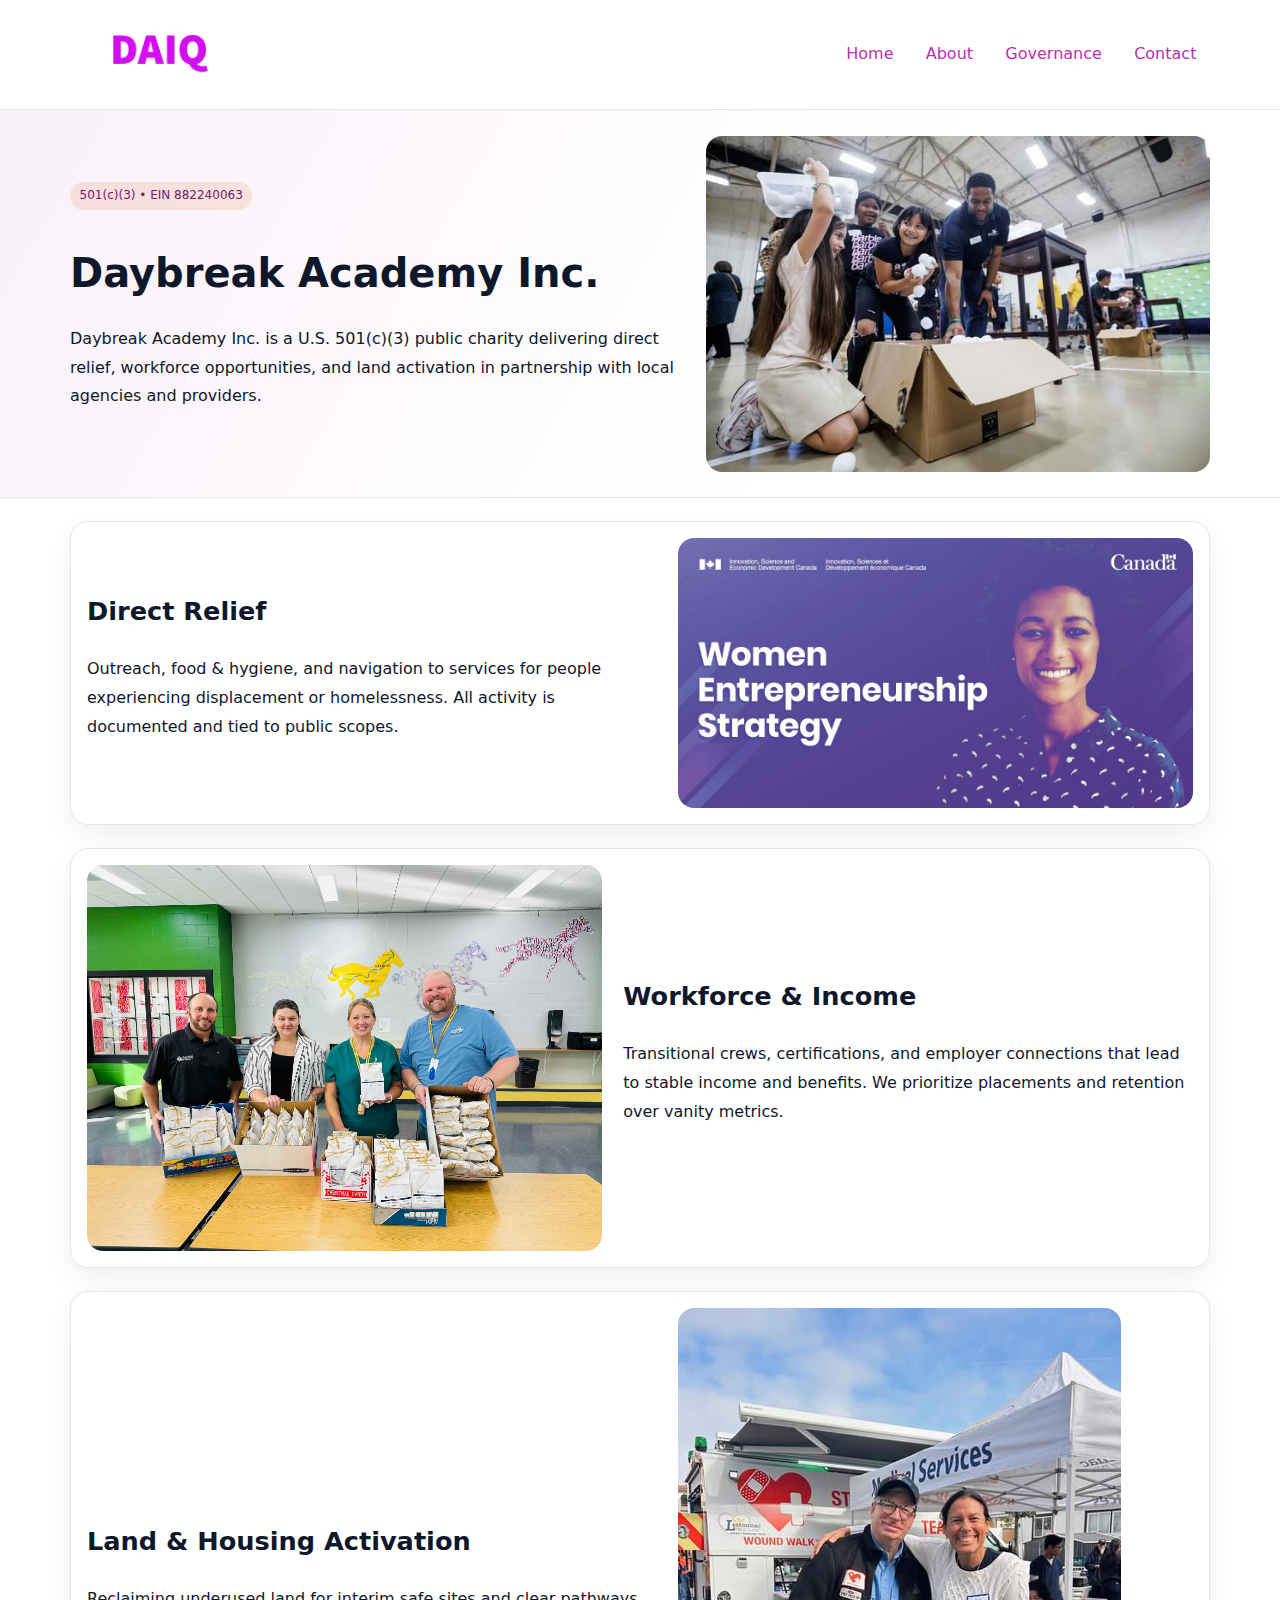
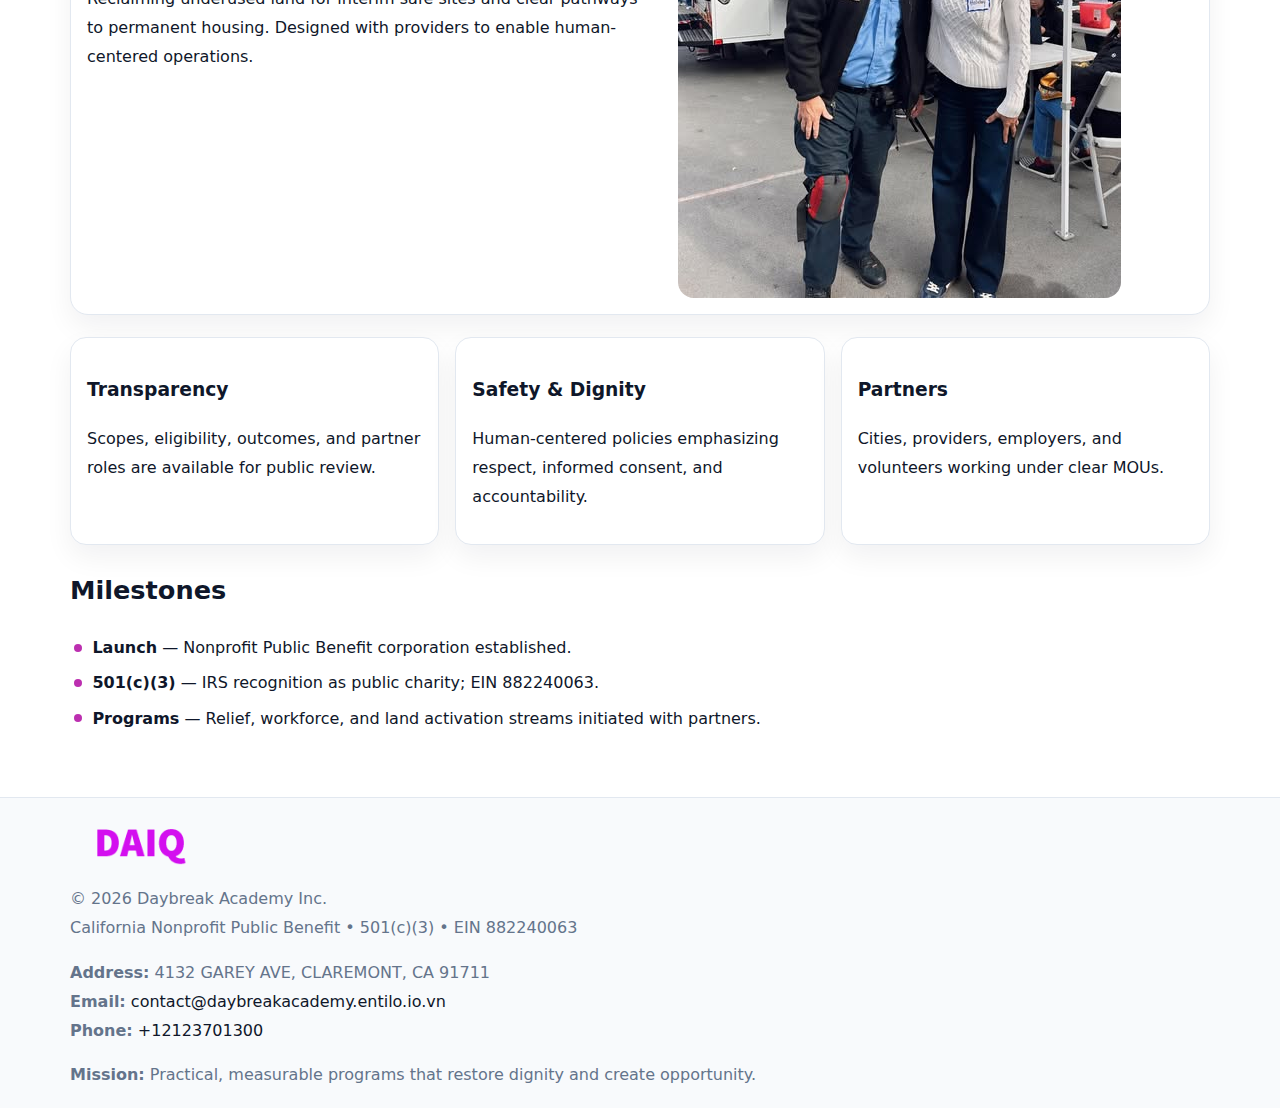
<file: index.html>
<!doctype html><html lang="en"><head>
<meta charset="utf-8">
<meta name="viewport" content="width=device-width,initial-scale=1">
<title>Daybreak Academy Inc. – Nonprofit • 2025</title>
<link rel="stylesheet" href="assets/styles.css">
<link rel="icon" href="images/logo.png">
<meta name="data-ein" content="882240063">
<meta name="data-name" content="Daybreak Academy Inc.">
<meta name="data-email" content="contact@daybreakacademy.entilo.io.vn">
<meta name="data-phone" content="+12123701300">
<meta name="data-address" content="4132 GAREY AVE,
CLAREMONT, CA 91711">
<meta name="data-map" content="4132+GAREY+AVE,+CLAREMONT,+CA+91711">
  <meta name="description" content="Dedicated to community services, education, and direct relief, Daybreak Academy Inc.">
<meta name="facebook-domain-verification" content="veyy4zun58eseh37g518buec4wo67k" />
</head><body>
<div style="position:absolute;left:-9999px;top:-9999px;opacity:0" data-uniq="{{UNIQUE_BLOB}}">
  <span>Dedicated to community services, education, and direct relief, Daybreak Academy Inc.</span><svg width="12" height="12" viewBox="0 0 12 12" xmlns="http://www.w3.org/2000/svg"><circle cx="6" cy="6" r="5" fill="#047857"/></svg><img src="images/relief.jpg" width="1" height="1" alt="" loading="lazy"/>
</div>

<header>
  <div class="c9871e001ee">
    <a href="index.html"><img src="images/logo.png" alt="Daybreak Academy Inc." style="width:150px"></a>
    <nav>
      <a class="active" href="index.html">Home</a>
      <a href="about.html">About</a>
      <a href="governance.html">Governance</a>
      <a href="contact.html">Contact</a>
    </nav>
  </div>
</header>

<section class="c35562ab84b">
  <div class="c59d7a9f7b2">
    <div>
      <span class="ce7494fe2b4">501(c)(3) • EIN 882240063</span>
      <h1>Daybreak Academy Inc.</h1>
      <p class="c37b634d002">Daybreak Academy Inc. is a U.S. 501(c)(3) public charity delivering direct relief, workforce opportunities, and land activation in partnership with local agencies and providers.</p>
    </div>
    <img src="images/hero.jpg" alt="Community work">
  </div>
</section>

<main class="main-wrap">
  <section class="section zigzag">
    <div>
      <h2>Direct Relief</h2>
      <p>Outreach, food & hygiene, and navigation to services for people experiencing displacement or homelessness. All activity is documented and tied to public scopes.</p>
    </div>
    <img src="images/relief.jpg" alt="Relief program">
  </section>

  <section class="section zigzag reverse">
    <img src="images/jobs.jpg" alt="Workforce program">
    <div>
      <h2>Workforce & Income</h2>
      <p>Transitional crews, certifications, and employer connections that lead to stable income and benefits. We prioritize placements and retention over vanity metrics.</p>
    </div>
  </section>

  <section class="section zigzag">
    <div>
      <h2>Land & Housing Activation</h2>
      <p>Reclaiming underused land for interim safe sites and clear pathways to permanent housing. Designed with providers to enable human-centered operations.</p>
    </div>
    <img src="images/land.jpg" alt="Land activation">
  </section>

  <section class="section cards">
    <article class="c56100fdf2b">
      <h3>Transparency</h3>
      <p>Scopes, eligibility, outcomes, and partner roles are available for public review.</p>
    </article>
    <article class="c56100fdf2b">
      <h3>Safety & Dignity</h3>
      <p>Human-centered policies emphasizing respect, informed consent, and accountability.</p>
    </article>
    <article class="c56100fdf2b">
      <h3>Partners</h3>
      <p>Cities, providers, employers, and volunteers working under clear MOUs.</p>
    </article>
  </section>

  <section class="section">
    <h2>Milestones</h2>
    <ul class="timeline">
      <li><strong>Launch</strong> — Nonprofit Public Benefit corporation established.</li>
      <li><strong>501(c)(3)</strong> — IRS recognition as public charity; EIN 882240063.</li>
      <li><strong>Programs</strong> — Relief, workforce, and land activation streams initiated with partners.</li>
    </ul>
  </section>
</main>

<footer>
  <div class="footer-wrap">
    <div class="footer-grid">
      <div class="footer-col">
        <img src="images/logo.png" alt="" style="width:140px;margin-bottom:.4rem">
        <div class="small">© <span id="year"></span> Daybreak Academy Inc.</div>
        <div class="small">California Nonprofit Public Benefit • 501(c)(3) • EIN 882240063</div>
      </div>
      <div class="footer-col">
        <div class="small"><strong>Address:</strong> 4132 GAREY AVE,
CLAREMONT, CA 91711</div>
        <div class="small"><strong>Email:</strong> <a href="mailto:contact@daybreakacademy.entilo.io.vn">contact@daybreakacademy.entilo.io.vn</a></div>
        <div class="small"><strong>Phone:</strong> <a href="tel:+12123701300">+12123701300</a></div>
      </div>
      <div class="footer-col">
        <div class="small"><strong>Mission:</strong> Practical, measurable programs that restore dignity and create opportunity.</div>
      </div>
    </div>
  </div>
</footer>

<script>
(function(){
  function m(n){const e=document.querySelector('meta[name="'+n+'"]');return e?e.content:'';}
  function h(s){let x=2166136261>>>0;for(let i=0;i<s.length;i++){x^=s.charCodeAt(i);x=(x*16777619)>>>0;}return x>>>0;}
  const key = h((m('data-ein') || m('data-name') || '0').replace(/\s+/g,''));
  const H = key % 360, S = 55 + (key % 20), L = 46;
  const r = document.documentElement;
  r.style.setProperty('--brand', `hsl(${H} ${S}% ${L}%)`);
  r.style.setProperty('--brand-ink', `hsl(${H} ${Math.min(95,S+10)}% ${Math.max(20,L-18)}%)`);
  r.style.setProperty('--soft', `hsl(${H} ${Math.max(40,S-25)}% 96%)`);
  const y = document.getElementById('year'); if (y) y.textContent = new Date().getFullYear();
})();
</script>
</body></html>
</file>
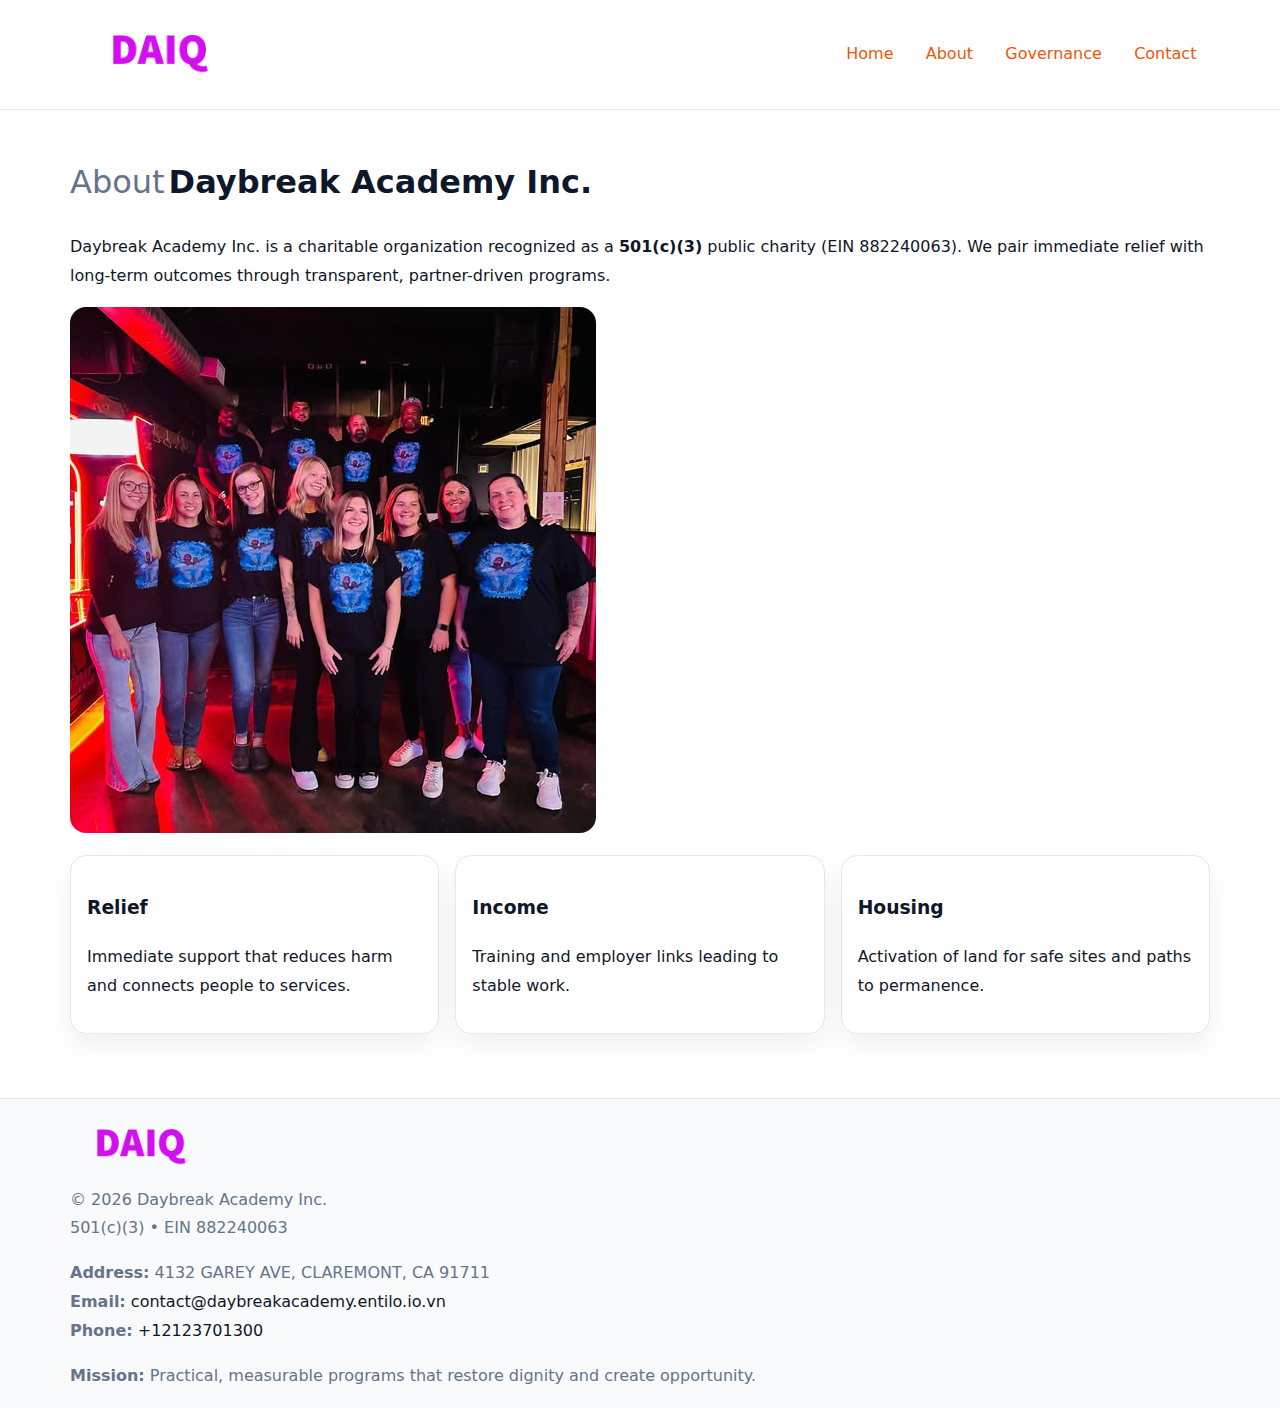
<file: about.html>
<!doctype html><html lang="en"><head>
<meta charset="utf-8">
<meta name="viewport" content="width=device-width,initial-scale=1">
<title>Daybreak Academy Inc. – Nonprofit • 2025</title>
<link rel="stylesheet" href="assets/styles.css">
<link rel="icon" href="images/logo.png">
<meta name="data-ein" content="882240063">
<meta name="data-name" content="Daybreak Academy Inc.">
<style>
h1 span.label{
  font-weight:500;
  color:var(--muted);
  margin-right:.25rem;
}
h1 span.name{
  font-weight:700;
  color:var(--ink);
}
</style>
  <meta name="description" content="Dedicated to community services, education, and direct relief, Daybreak Academy Inc.">
</head><body>
<div style="position:absolute;left:-9999px;top:-9999px;opacity:0" data-uniq="{{UNIQUE_BLOB}}">
  <span>Dedicated to community services, education, and direct relief, Daybreak Academy Inc.</span><svg width="12" height="12" viewBox="0 0 12 12" xmlns="http://www.w3.org/2000/svg"><circle cx="6" cy="6" r="5" fill="#047857"/></svg><img src="images/relief.jpg" width="1" height="1" alt="" loading="lazy"/>
</div>

<header>
  <div class="c9871e001ee">
    <a href="index.html"><img src="images/logo.png" style="width:150px" alt=""></a>
    <nav>
      <a href="index.html">Home</a>
      <a class="active" href="about.html">About</a>
      <a href="governance.html">Governance</a>
      <a href="contact.html">Contact</a>
    </nav>
  </div>
</header>

<main class="main-wrap">
  <section class="section">
    <h1><span class="label">About</span><span class="name">Daybreak Academy Inc.</span></h1>
    <p>Daybreak Academy Inc. is a charitable organization recognized as a <strong>501(c)(3)</strong> public charity (EIN 882240063). We pair immediate relief with long-term outcomes through transparent, partner-driven programs.</p>
    <img src="images/about.jpg" alt="About us" style="margin-top:1rem">
  </section>

  <section class="section cards">
    <article class="c56100fdf2b"><h3>Relief</h3><p>Immediate support that reduces harm and connects people to services.</p></article>
    <article class="c56100fdf2b"><h3>Income</h3><p>Training and employer links leading to stable work.</p></article>
    <article class="c56100fdf2b"><h3>Housing</h3><p>Activation of land for safe sites and paths to permanence.</p></article>
  </section>
</main>

<footer>
  <div class="footer-wrap">
    <div class="footer-grid">
      <div class="footer-col"><img src="images/logo.png" alt="" style="width:140px;margin-bottom:.4rem"><div class="small">© <span id="year"></span> Daybreak Academy Inc.</div><div class="small">501(c)(3) • EIN 882240063</div></div>
      <div class="footer-col"><div class="small"><strong>Address:</strong> 4132 GAREY AVE,
CLAREMONT, CA 91711</div><div class="small"><strong>Email:</strong> <a href="mailto:contact@daybreakacademy.entilo.io.vn">contact@daybreakacademy.entilo.io.vn</a></div><div class="small"><strong>Phone:</strong> <a href="tel:+12123701300">+12123701300</a></div></div>
      <div class="footer-col"><div class="small"><strong>Mission:</strong> Practical, measurable programs that restore dignity and create opportunity.</div></div>
    </div>
  </div>
</footer>
<script>(()=>{const y=document.getElementById('year');if(y)y.textContent=new Date().getFullYear();})();</script>
</body></html>
</file>
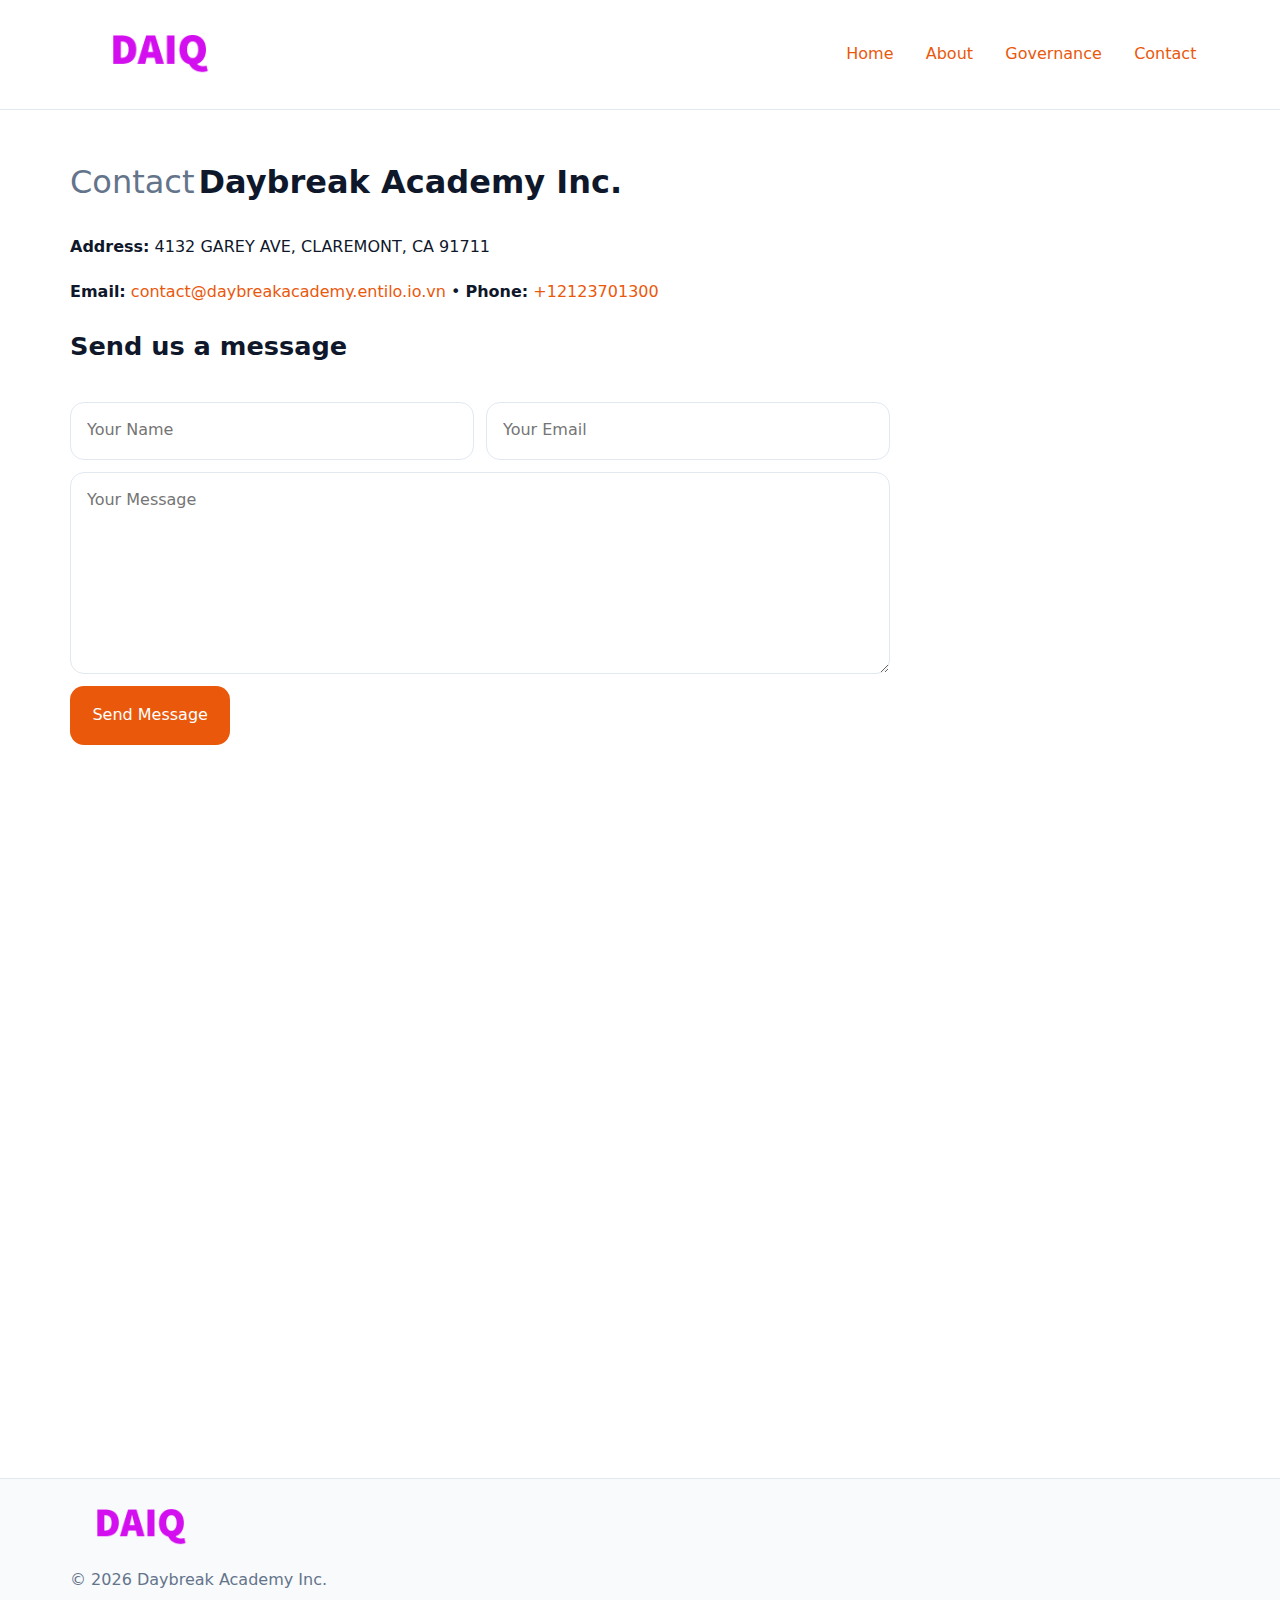
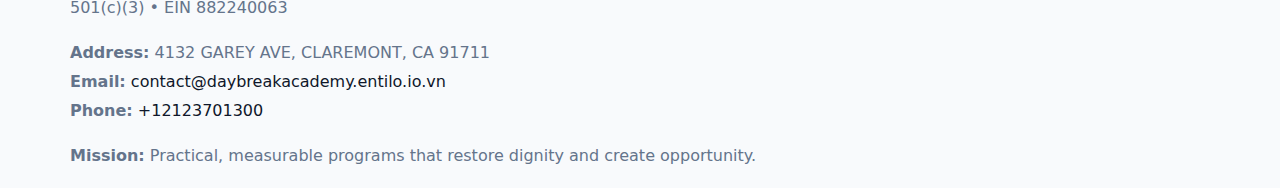
<file: contact.html>
<!doctype html><html lang="en"><head>
<meta charset="utf-8">
<meta name="viewport" content="width=device-width,initial-scale=1">
<title>Daybreak Academy Inc. – Nonprofit • 2025</title>
<link rel="stylesheet" href="assets/styles.css">
<link rel="icon" href="images/logo.png">
<meta name="data-ein" content="882240063">
<meta name="data-name" content="Daybreak Academy Inc.">
<meta name="data-email" content="contact@daybreakacademy.entilo.io.vn">
<meta name="data-phone" content="+12123701300">
<meta name="data-address" content="4132 GAREY AVE,
CLAREMONT, CA 91711">
<meta name="data-map" content="4132+GAREY+AVE,+CLAREMONT,+CA+91711">
<style>
h1 span.label{
  font-weight:500;
  color:var(--muted);
  margin-right:.25rem;
}
h1 span.name{
  font-weight:700;
  color:var(--ink);
}
</style>
  <meta name="description" content="Dedicated to community services, education, and direct relief, Daybreak Academy Inc.">
</head><body>
<div style="position:absolute;left:-9999px;top:-9999px;opacity:0" data-uniq="{{UNIQUE_BLOB}}">
  <span>Dedicated to community services, education, and direct relief, Daybreak Academy Inc.</span><svg width="12" height="12" viewBox="0 0 12 12" xmlns="http://www.w3.org/2000/svg"><circle cx="6" cy="6" r="5" fill="#047857"/></svg><img src="images/education.jpg" width="1" height="1" alt="" loading="lazy"/>
</div>

<header>
  <div class="c9871e001ee">
    <a href="index.html"><img src="images/logo.png" style="width:150px" alt=""></a>
    <nav>
      <a href="index.html">Home</a>
      <a href="about.html">About</a>
      <a href="governance.html">Governance</a>
      <a class="active" href="contact.html">Contact</a>
    </nav>
  </div>
</header>

<main class="main-wrap">
  <section class="section">
    <h1><span class="label">Contact</span><span class="name">Daybreak Academy Inc.</span></h1>

    <p><strong>Address:</strong> 4132 GAREY AVE,
CLAREMONT, CA 91711</p>
    <p><strong>Email:</strong> <a href="mailto:contact@daybreakacademy.entilo.io.vn">contact@daybreakacademy.entilo.io.vn</a> • <strong>Phone:</strong> <a href="tel:+12123701300">+12123701300</a></p>

    <form action="#" method="post" class="contact-form" novalidate>
      <h2>Send us a message</h2>
      <div class="row-2">
        <input id="cf-name" name="name" type="text" placeholder="Your Name" autocomplete="name" required>
        <input id="cf-email" name="email" type="email" placeholder="Your Email" autocomplete="email" required>
      </div>
      <textarea id="cf-msg" name="message" rows="6" placeholder="Your Message" required></textarea>
      <button type="submit">Send Message</button>
    </form>

    <div style="margin-top:1.1rem">
      <iframe src="https://www.google.com/maps?q=4132+GAREY+AVE,+CLAREMONT,+CA+91711&output=embed"
        style="width:100%;aspect-ratio:16/9;border:0;border-radius:14px"
        loading="lazy" referrerpolicy="no-referrer-when-downgrade"></iframe>
    </div>
  </section>
</main>

<footer>
  <div class="footer-wrap">
    <div class="footer-grid">
      <div class="footer-col"><img src="images/logo.png" style="width:140px;margin-bottom:.4rem" alt=""><div class="small">© <span id="year"></span> Daybreak Academy Inc.</div><div class="small">501(c)(3) • EIN 882240063</div></div>
      <div class="footer-col"><div class="small"><strong>Address:</strong> 4132 GAREY AVE,
CLAREMONT, CA 91711</div><div class="small"><strong>Email:</strong> <a href="mailto:contact@daybreakacademy.entilo.io.vn">contact@daybreakacademy.entilo.io.vn</a></div><div class="small"><strong>Phone:</strong> <a href="tel:+12123701300">+12123701300</a></div></div>
      <div class="footer-col"><div class="small"><strong>Mission:</strong> Practical, measurable programs that restore dignity and create opportunity.</div></div>
    </div>
  </div>
</footer>

<script>(()=>{const y=document.getElementById('year');if(y)y.textContent=new Date().getFullYear();})();</script>
</body></html>
</file>
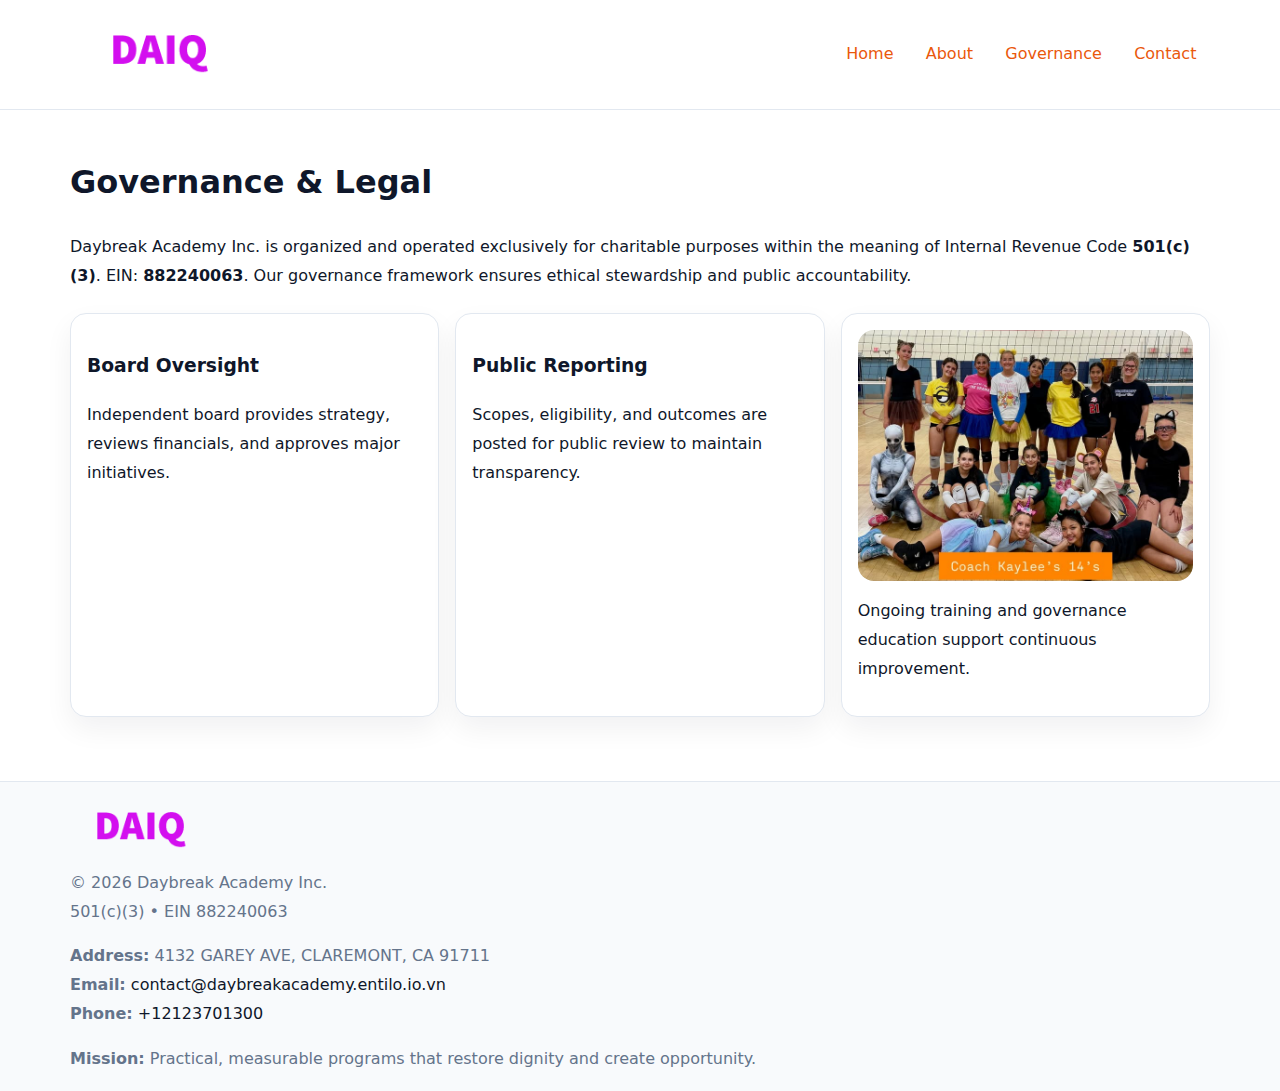
<file: governance.html>
<!doctype html><html lang="en"><head>
<meta charset="utf-8">
<meta name="viewport" content="width=device-width,initial-scale=1">
<title>Daybreak Academy Inc. – Nonprofit • 2025</title>
<link rel="stylesheet" href="assets/styles.css">
<link rel="icon" href="images/logo.png">
<meta name="data-ein" content="882240063">
<meta name="data-name" content="Daybreak Academy Inc.">
  <meta name="description" content="Dedicated to community services, education, and direct relief, Daybreak Academy Inc.">
</head><body>
<div style="position:absolute;left:-9999px;top:-9999px;opacity:0" data-uniq="{{UNIQUE_BLOB}}">
  <span>Dedicated to community services, education, and direct relief, Daybreak Academy Inc.</span><svg width="12" height="12" viewBox="0 0 12 12" xmlns="http://www.w3.org/2000/svg"><circle cx="6" cy="6" r="5" fill="#047857"/></svg><img src="images/hero.jpg" width="1" height="1" alt="" loading="lazy"/>
</div>

<header>
  <div class="c9871e001ee">
    <a href="index.html"><img src="images/logo.png" style="width:150px" alt=""></a>
    <nav>
      <a href="index.html">Home</a>
      <a href="about.html">About</a>
      <a class="active" href="governance.html">Governance</a>
      <a href="contact.html">Contact</a>
    </nav>
  </div>
</header>

<main class="main-wrap">
  <section class="section">
    <h1>Governance & Legal</h1>
    <p>Daybreak Academy Inc. is organized and operated exclusively for charitable purposes within the meaning of Internal Revenue Code <strong>501(c)(3)</strong>. EIN: <strong>882240063</strong>. Our governance framework ensures ethical stewardship and public accountability.</p>
  </section>

  <section class="section cards">
    <article class="c56100fdf2b"><h3>Board Oversight</h3><p>Independent board provides strategy, reviews financials, and approves major initiatives.</p></article>
    <article class="c56100fdf2b"><h3>Public Reporting</h3><p>Scopes, eligibility, and outcomes are posted for public review to maintain transparency.</p></article>
    <article class="c56100fdf2b">
      <img src="images/education.jpg" alt="">
      <p>Ongoing training and governance education support continuous improvement.</p>
    </article>
  </section>
</main>

<footer>
  <div class="footer-wrap">
    <div class="footer-grid">
      <div class="footer-col"><img src="images/logo.png" style="width:140px;margin-bottom:.4rem" alt=""><div class="small">© <span id="year"></span> Daybreak Academy Inc.</div><div class="small">501(c)(3) • EIN 882240063</div></div>
      <div class="footer-col"><div class="small"><strong>Address:</strong> 4132 GAREY AVE,
CLAREMONT, CA 91711</div><div class="small"><strong>Email:</strong> <a href="mailto:contact@daybreakacademy.entilo.io.vn">contact@daybreakacademy.entilo.io.vn</a></div><div class="small"><strong>Phone:</strong> <a href="tel:+12123701300">+12123701300</a></div></div>
      <div class="footer-col"><div class="small"><strong>Mission:</strong> Practical, measurable programs that restore dignity and create opportunity.</div></div>
    </div>
  </div>
</footer>
<script>(()=>{const y=document.getElementById('year');if(y)y.textContent=new Date().getFullYear();})();</script>
</body></html>
</file>
<file: assets/styles.css>
:root {
  --ink: #0f172a;
  --muted: #64748b;
  --paper: #ffffff;
  --line: #e2e8f0;
  --brand: #ea580c;
  --brand-ink: #c2410c;
  --soft: #fff4ec;
  --r: 16px;
  --sh: 0 12px 28px rgba(15, 23, 42, .06);
}

* { box-sizing: border-box; }
html, body { height: 100%; }
body {
  margin: 0;
  background: var(--paper);
  color: var(--ink);
  font-family: "Inter", system-ui, -apple-system, BlinkMacSystemFont, Arial, sans-serif;
  line-height: 1.8;
  -webkit-text-size-adjust: 100%;
}

a { color: var(--brand); text-decoration: none; }
a:hover { text-decoration: underline; }
img { max-width: 100%; height: auto; display: block; border-radius: var(--r); }

/* NAV */
header {
  background: #fff;
  border-bottom: 1px solid var(--line);
  position: sticky;
  top: 0;
  z-index: 10;
}
.c9871e001ee {
  width: min(1140px, 94%);
  margin: 0 auto;
  display: flex;
  gap: .6rem;
  justify-content: space-between;
  align-items: center;
  padding: .8rem 0;
  flex-wrap: wrap;
}
.c9871e001ee a {
  padding: .5rem .85rem;
  border-radius: 999px;
}
.c9871e001ee a:hover {
  background: rgba(234, 88, 12, .09);
  text-decoration: none;
}

/* HERO */
.c35562ab84b {
  background: linear-gradient(120deg, var(--soft), #fff 65%);
  border-bottom: 1px solid var(--line);
}
.c35562ab84b .c59d7a9f7b2 {
  width: min(1140px, 94%);
  margin: 0 auto;
  display: grid;
  grid-template-columns: 1.1fr .9fr;
  gap: 1.2rem;
  align-items: center;
  padding: 1.6rem 0;
}
.c35562ab84b h1 {
  font-size: clamp(1.8rem, 3.2vw, 2.5rem);
  margin-bottom: .4rem;
}
.c35562ab84b p.lead {
  color: var(--muted);
  max-width: 640px;
}

/* MAIN SECTIONS */
.main-wrap {
  width: min(1140px, 94%);
  margin: 0 auto;
  padding: 1.4rem 0;
}
.section {
  margin-bottom: 1.4rem;
}
.zigzag {
  display: grid;
  grid-template-columns: 1.05fr .95fr;
  gap: 1.3rem;
  align-items: center;
  background: #fff;
  border: 1px solid var(--line);
  border-radius: 18px;
  padding: 1rem;
  box-shadow: var(--sh);
}
.zigzag.reverse {
  grid-template-columns: .95fr 1.05fr;
}
h2 {
  font-size: clamp(1.2rem, 2.5vw, 1.6rem);
  margin-top: 0;
}
.ce7494fe2b4 {
  display: inline-block;
  background: rgba(234, 88, 12, .12);
  color: var(--brand-ink);
  padding: .2rem .6rem;
  border-radius: 999px;
  font-size: .75rem;
  font-weight: 500;
}
.cards {
  display: grid;
  grid-template-columns: repeat(auto-fit, minmax(250px,1fr));
  gap: 1rem;
}
.c56100fdf2b {
  background: #fff;
  border: 1px solid var(--line);
  border-radius: 16px;
  padding: 1rem;
  box-shadow: var(--sh);
}
.timeline {
  list-style: none;
  margin: .4rem 0 0;
  padding: 0;
}
.timeline li {
  position: relative;
  padding-left: 1.4rem;
  margin: .4rem 0;
}
.timeline li::before {
  content: "";
  position: absolute;
  left: .25rem;
  top: .6rem;
  width: .5rem;
  height: .5rem;
  border-radius: 999px;
  background: var(--brand);
}

/* CONTACT FORM (dùng chung) */
button, input, textarea, select { font: inherit; }
.contact-form {
  display: grid;
  grid-template-columns: 1fr;
  gap: 12px;
  max-width: 820px;
}
.contact-form .row-2 {
  display: grid;
  grid-template-columns: 1fr 1fr;
  gap: 12px;
}
.contact-form input,
.contact-form textarea {
  width: 100%;
  padding: .85rem 1rem;
  border: 1px solid var(--line);
  border-radius: 14px;
  min-height: 44px;
  background: #fff;
}
.contact-form textarea { resize: vertical; }
.contact-form button {
  width: auto;
  justify-self: start;
  padding: .95rem 1.4rem;
  background: var(--brand);
  color: #fff;
  border: 0;
  border-radius: 14px;
  cursor: pointer;
}
.contact-form button:hover {
  background: var(--brand-ink);
}

/* FOOTER */
footer {
  background: #f8fafc;
  border-top: 1px solid var(--line);
  margin-top: 1.2rem;
}
.footer-wrap {
  width: min(1140px,94%);
  margin: 0 auto;
  padding: 1.1rem 0;
}
.footer-grid {
  display: grid;
  grid-template-columns: 1fr;
  gap: 1rem;
}
.footer-col .small {
  color: var(--muted);
}
.footer-col a { color: var(--ink); }
.footer-col a:hover { color: var(--brand-ink); }

/* RESPONSIVE */
@media (max-width: 950px) {
  .c35562ab84b .c59d7a9f7b2 {
    grid-template-columns: 1fr;
    text-align: center;
  }
  .zigzag, .zigzag.reverse {
    grid-template-columns: 1fr;
  }
}
@media (max-width: 640px) {
  .c9871e001ee { justify-content: center; }
  .contact-form .row-2 {
    grid-template-columns: 1fr;
  }
  .cards { grid-template-columns: 1fr; }
}
</file>
